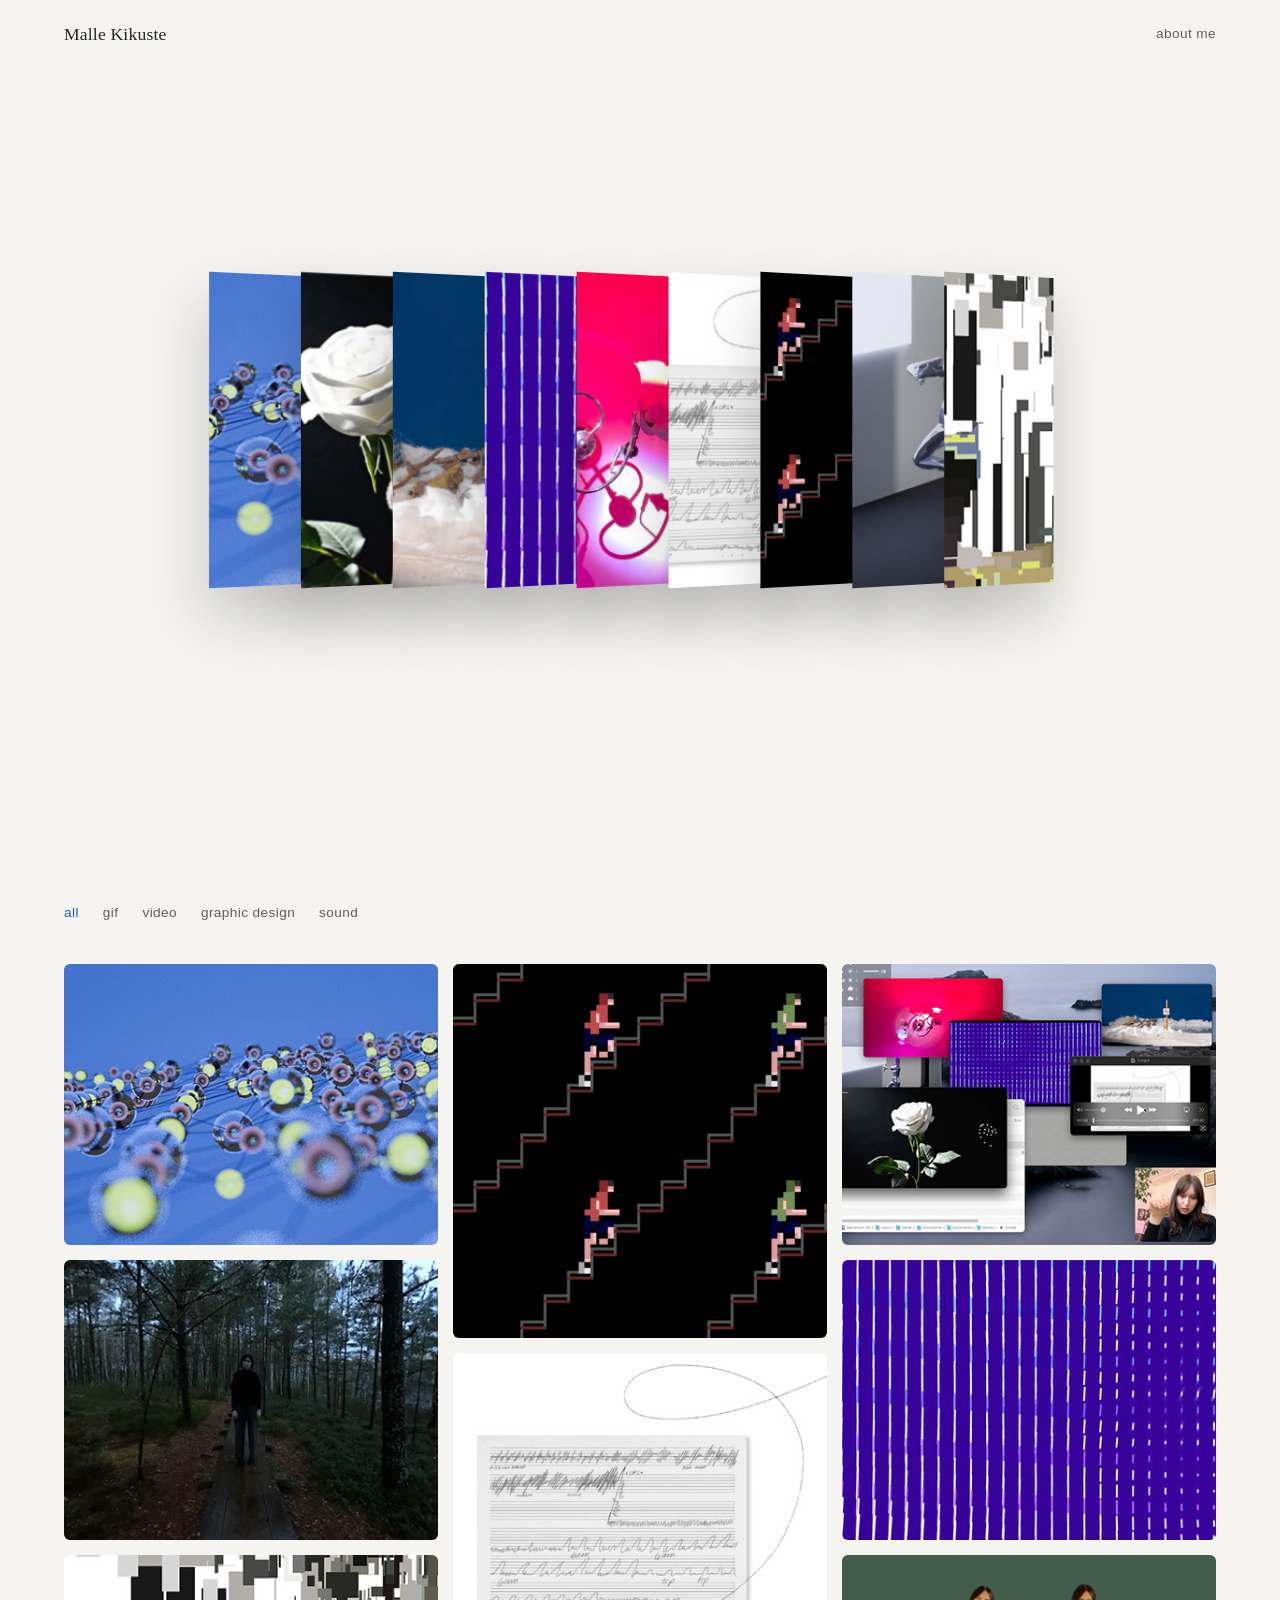
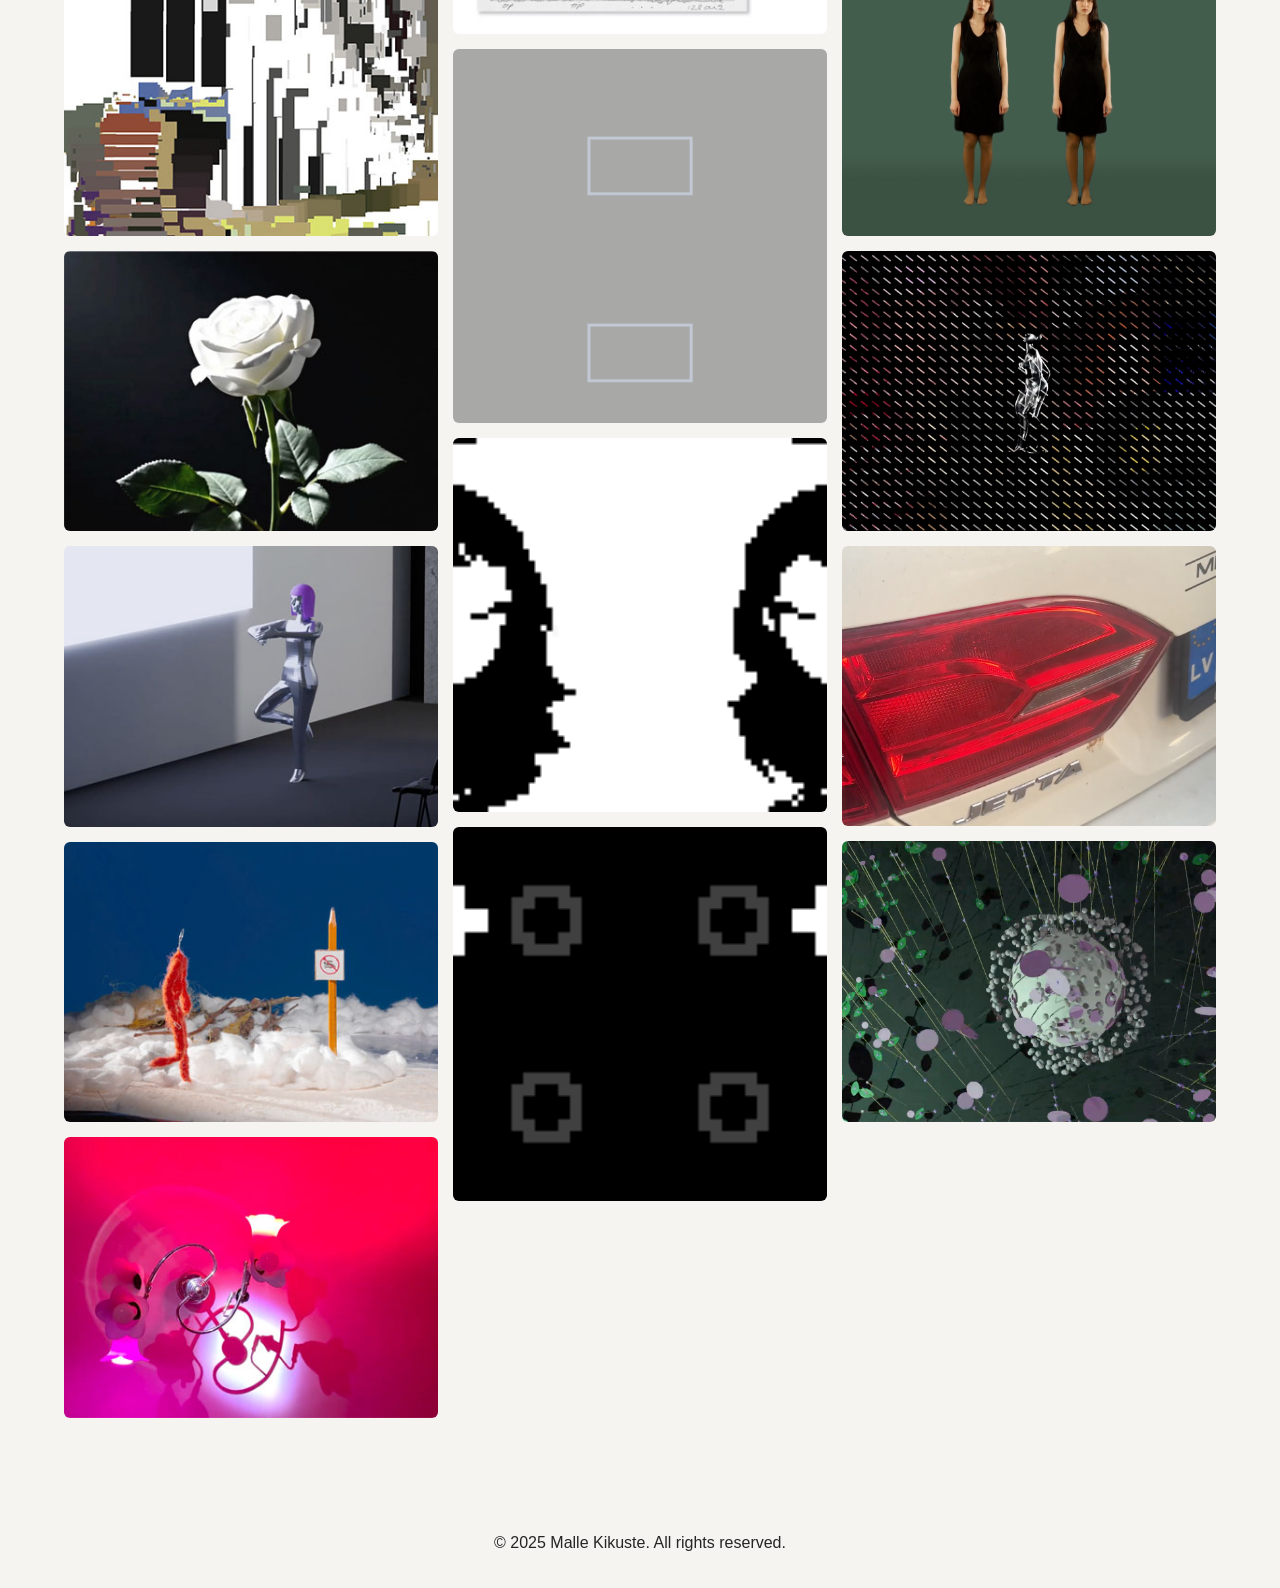
<file: index.html>
<!DOCTYPE html>
<html lang="en">
<head>
  <meta charset="UTF-8" />
  <meta name="viewport" content="width=device-width, initial-scale=1.0, viewport-fit=cover" />
  <title>Malle Kikuste</title>
  <link rel="icon" href="favicon.ico" type="image/x-icon" />
  <link rel="preconnect" href="https://fonts.googleapis.com"/>
  <link rel="preconnect" href="https://fonts.gstatic.com" crossorigin/>
  <link href="https://fonts.googleapis.com/css2?family=Noto+Serif:ital,wght@0,100..900;1,100..900&display=swap" rel="stylesheet"/>
  <link rel="stylesheet" href="style.css" />
  
</head>
<body>

<link rel="icon" href="favicon.ico" type="image/x-icon" />

<nav class="nav">
  <a href="index.html" class="nav-name">Malle Kikuste</a>
  <div class="nav-links">
    <a href="about.html" class="nav-link">about me</a>
  </div>
</nav>

  <section class="slider-section" id="top">
    <div class="gallery">
      <div class="card" 
           data-title="Cells" 
           data-date="2026" 
           data-medium="Digital" 
           data-description="A poster made during Blender Geometry node studies." 
           data-type="image" 
           data-src="works/3d1.png">
        <img src="thumbnails/thumb3d1.jpg" alt="Artwork One" />
      </div>
      
      <div class="card" 
           data-title="Kauns / Shame" 
           data-date="2025" 
           data-medium="Interactive code using p5.js library" 
           data-description="An interactive experience challenging the idea of anonymity of digital spaces." 
           data-type="youtube" 
     data-src="s83QTB1H-Ek">
        <img src="thumbnails/thumbrose.jpg" alt="image" />
      </div>

      <div class="card" 
           data-title="Nav vērts / Not even worth it" 
           data-date="2024" 
           data-medium="Stop motion animation" 
           data-description="An animation made during Stop motion animation studies." 
                data-type="youtube" 
     data-src="zyOC4Vha-dI">
        <img src="thumbnails/thumbnavverts.jpg" alt="image" />
      </div>

      <div class="card" 
           data-title="Homeostasis" 
           data-date="2025" 
           data-medium="P5.js library code" 
           data-description="This artwork explores binarity as a balancing force." 
           data-type="youtube" 
     data-src="5uOCeeTFTQI">
        <img src="thumbnails/thumbhomeo.jpg" alt="image" />
      </div>

      <div class="card" 
           data-title="Glo" 
           data-date="2026" 
           data-medium="Video Sound" 
           data-description="A soundscape made during Sound Composition studies." 
           data-type="youtube" 
     data-src="ub5chqEKf5c">
        <img src="thumbnails/thumbglo.jpg" alt="Artwork Five" />
      </div>

            <div class="card" 
           data-title="Bite" 
           data-date="2025" 
           data-medium="Sound" 
           data-description="An auditory soundscape composed of self-recorded footage." 
           data-type="youtube" 
            data-src="vcMTUZGBNSc">
        <img src="thumbnails/thumbbite.jpg" alt="Artwork Four" />
      </div>

      <div class="card" 
           data-title="gif 1/4" 
           data-date="2024" 
           data-medium="Digital" 
           data-description="part of pixel gif series, combined with html code, aim create a precise infinite loop." 
           data-type="youtube" 
            data-src="gasEdXofZdw">
        <img src="thumbnails/thumbrun.gif" alt="Artwork Four" />
      </div>

            <div class="card" 
           data-title="K2 dance" 
           data-date="2025" 
           data-medium="3d animation" 
           data-description="3D animation made during Blender studies." 
               data-type="youtube" 
               data-src="hzC45K2kEwE">
        <img src="thumbnails/thumbk2.jpg" alt="Artwork Four" />
      </div>

            <div class="card" 
           data-title="Shape and Form"" 
           data-date="2024" 
           data-medium="Vector graphics" 
           data-description="A poster made during multimedia studies." 
           data-type="image" 
           data-src="works/jaukti.png">
        <img src="thumbnails/thumbjaukti.jpg" alt="Artwork Four" />
      </div>

    </div>
  </section>

  <section class="gallery-section">
    <div class="filter-bar">
      <button class="filter-btn active" data-filter="all">all</button>
      <button class="filter-btn" data-filter="gif">gif</button>
      <button class="filter-btn" data-filter="video">video</button>
      <button class="filter-btn" data-filter="graphic-design">graphic design</button>
      <button class="filter-btn" data-filter="sound">sound</button>
    </div>

    <div class="gallery-grid" id="galleryGrid">
      <div class="gallery-item" data-category="graphic-design"
        data-title="Cells" data-date="2026" data-medium="Digital"
        data-description="A poster made during Blender Geometry node studies." data-type="image" data-src="works/3d1.png">
        <img src="thumbnails/thumb3d1.jpg" alt="Graphic Work" />
        <div class="item-overlay"><span>view</span></div>
      </div>

      <div class="gallery-item" 
     data-category="video" 
     data-title="Situācija / A situation" 
     data-date="2025" 
     data-medium="360 spatialvideo"
     data-description="An immersive exploration of transitional spaces. Originally made as a spatial video for viewing through VR glasses, the viewer is placed at an in-between environment, where the digital and the physical intersects, leaving the viewer left with the choice of picking a side." 
     data-type="youtube" 
     data-src="u6LPv7B7QZ8">
  <img src="thumbnails/thumb360.jpg" alt="Situācija" />
  <div class="item-overlay"><span>view</span></div></div>

        <div class="gallery-item" 
     data-category="graphic-design" 
     data-title="Shape and Form" 
     data-date="2024" 
     data-medium="Vector graphics"
     data-description="A poster made during multimedia studies." 
     data-type="image" 
     data-src="works/jaukti.png">
  <img src="thumbnails/thumbjaukti.jpg" alt="Situācija" />
  <div class="item-overlay"><span>view</span></div></div>

      <div class="gallery-item" 
     data-category="video" 
     data-title="Kauns / Shame" 
     data-date="2025" 
     data-medium="Interactive code using p5.js library"
     data-description="An interactive experience challenging the idea of anonymity of digital spaces. " 
     data-type="youtube" 
     data-src="s83QTB1H-Ek">
  <img src="thumbnails/thumbrose.jpg" alt="Situācija" />
  <div class="item-overlay"><span>view</span></div></div>

   <div class="gallery-item" 
     data-category="video" 
     data-title="K2 dance" 
     data-date="2025" 
     data-medium="3d animation"
     data-description="3D animation made during Blender studies." 
     data-type="youtube" 
     data-src="hzC45K2kEwE">
  <img src="thumbnails/thumbk2.jpg" alt="Situācija" />
  <div class="item-overlay"><span>view</span></div></div>

   <div class="gallery-item" 
     data-category="video" 
     data-title="Nav vērts / Not even worth it" 
     data-date="2025" 
     data-medium="Stop motion animation"
     data-description="An animation made during Stop motion animation studies." 
     data-type="youtube" 
     data-src="zyOC4Vha-dI">
  <img src="thumbnails/thumbnavverts.jpg" alt="Nav vērts" />
  <div class="item-overlay"><span>view</span></div></div>

   <div class="gallery-item" 
     data-category="video" 
     data-title="Glo" 
     data-date="2026" 
     data-medium="Video Sound"
     data-description="A soundscape made during Sound Composition studies." 
     data-type="youtube" 
     data-src="ub5chqEKf5c">
  <img src="thumbnails/thumbglo.jpg" alt="Nav vērts" />
  <div class="item-overlay"><span>view</span></div></div>

     <div class="gallery-item" 
     data-category="gif" 
     data-title="gif 1/4" 
     data-date="2025" 
     data-medium="Video"
     data-description="part of pixel gif series, combined with html code, aim create a precise infinite loop." 
     data-type="youtube" 
     data-src="gasEdXofZdw">
  <img src="thumbnails/thumbrun.gif" alt="Nav vērts" />
  <div class="item-overlay"><span>view</span></div></div>

     <div class="gallery-item" 
     data-category="sound" 
     data-title="Bite" 
     data-date="2025" 
     data-medium="Sound"
     data-description="An auditory soundscape composed of self-recorded footage." 
     data-type="youtube" 
     data-src="vcMTUZGBNSc">
  <img src="thumbnails/thumbbite.jpg" alt="sound1" />
  <div class="item-overlay"><span>view</span></div></div>

     <div class="gallery-item" 
     data-category="gif" 
     data-title="gif 3/4" 
     data-date="2025" 
     data-medium="Video"
     data-description="part of pixel gif series, combined with html code, aim create a precise infinite loop." 
     data-type="youtube" 
     data-src="Q33CzB2uWb0">
  <img src="thumbnails/thumbbored.gif" alt="pixel gif3" />
  <div class="item-overlay"><span>view</span></div></div>

     <div class="gallery-item" 
     data-category="gif" 
     data-title="gif 2/4" 
     data-date="2025" 
     data-medium="Video"
     data-description="part of pixel gif series, combined with html code, aim create a precise infinite loop." 
     data-type="youtube" 
     data-src="flzySkaZuUU">
  <img src="thumbnails/thumbgirl.gif" alt="pixel gif2" />
  <div class="item-overlay"><span>view</span></div></div>


     <div class="gallery-item" 
     data-category="gif" 
     data-title="gif 4/4" 
     data-date="2025" 
     data-medium="Video"
     data-description="part of pixel gif series, combined with html code, aim create a precise infinite loop." 
     data-type="youtube" 
     data-src="hbuWKPi0zok">
  <img src="thumbnails/thumbenergy.gif" alt="pixel gif4" />
  <div class="item-overlay"><span>view</span></div></div>


       <div class="gallery-item" 
     data-category="video" 
     data-title="Portfolio" 
     data-date="2025" 
     data-medium="Video"
     data-description="videooperatori2sem" 
     data-type="youtube" 
     data-src="pUdnbKIlvMg">
  <img src="thumbnails/thumbportfolio.png" alt="portfolio" />
  <div class="item-overlay"><span>view</span></div></div>


     <div class="gallery-item" 
     data-category="video" 
     data-title="Homeostasis" 
     data-date="2025" 
     data-medium="Video"
     data-description="This artwork explores binarity as a balancing force. " 
     data-type="youtube" 
     data-src="5uOCeeTFTQI">
  <img src="thumbnails/thumbhomeo.jpg" alt="homeostasis" />
  <div class="item-overlay"><span>view</span></div></div>


     <div class="gallery-item" 
     data-category="video" 
     data-title="Twin" 
     data-date="2026" 
     data-medium="Video"
     data-description="First time trying out green screen" 
     data-type="youtube" 
     data-src="ZQt1IrS5SPE">
  <img src="thumbnails/thumbtwin.png" alt="twin" />
  <div class="item-overlay"><span>view</span></div></div>


     <div class="gallery-item" 
     data-category="video" 
     data-title="Dance2" 
     data-date="2026" 
     data-medium="Video"
     data-description=" " 
     data-type="youtube" 
     data-src="vofJCtn8A3k">
  <img src="thumbnails/thumbdance.png" alt="twin" />
  <div class="item-overlay"><span>view</span></div></div>

       <div class="gallery-item" 
     data-category="video" 
     data-title="Slow message service" 
     data-date="2026" 
     data-medium="Video"
     data-description=" " 
     data-type="youtube" 
     data-src="BxGPwYe6V2o">
  <img src="thumbnails/thumbzars.png" alt="twin" />
  <div class="item-overlay"><span>view</span></div></div>

         <div class="gallery-item" 
     data-category="video" 
     data-title="He She" 
     data-date="2026" 
     data-medium="Video"
     data-description="Made as part of my 3D course using geometry nodes on blender" 
     data-type="youtube" 
     data-src="qn_UkooJ9kU">
  <img src="thumbnails/thumb3d.png" alt="3d" />
  <div class="item-overlay"><span>view</span></div></div>

</div>
    </div>
  </section>

  <div class="popup-backdrop" id="popupBackdrop"></div>
  <div class="popup-card" id="popupCard" role="dialog" aria-modal="true">
    <button class="popup-close" id="popupClose" aria-label="Close">&#x2715;</button>
    <div class="popup-media" id="popupMedia"></div>
    <div class="popup-info">
      <h2 class="popup-title" id="popupTitle"></h2>
      <p class="popup-description" id="popupDescription"></p>
      <div class="popup-meta">
        <span id="popupDate"></span>
        <span id="popupMedium"></span>
      </div>
    </div>
  </div>


  <!-- =============================================
       FOOTER
       ============================================= -->
  <footer class="footer">

    <!-- =============================================
         COPYRIGHT LINE
         &copy; renders as the © symbol.
         Replace "Your Name" with your actual name.
         Update the year as needed.
         ============================================= -->
    <p class="footer-copy">&copy; 2025 Malle Kikuste. All rights reserved.</p>

  </footer>

  <script src="script.js"></script>
</body>
</html>
</file>
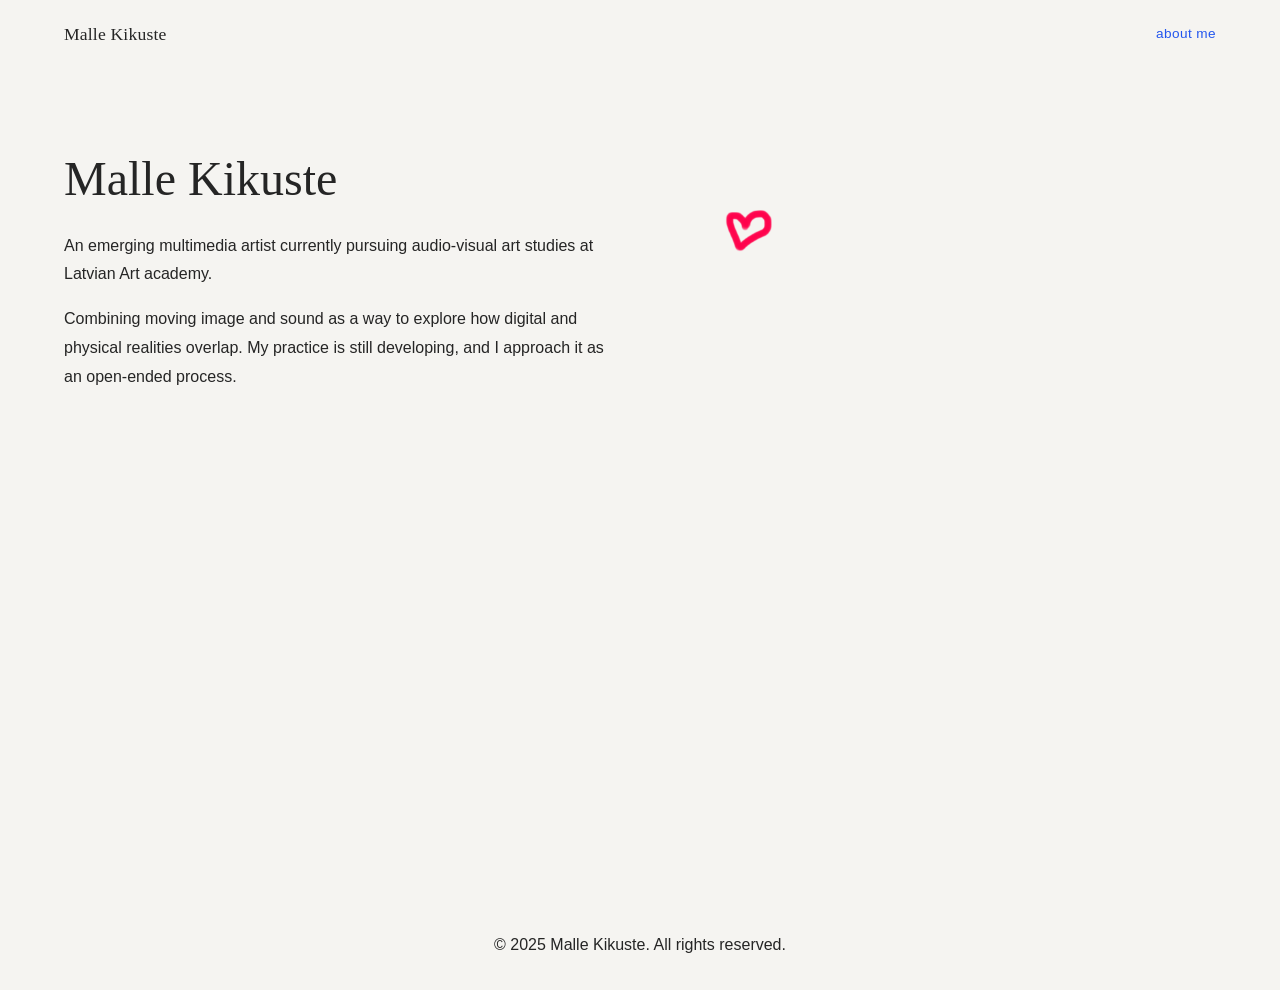
<file: about.html>
<!DOCTYPE html>
<html lang="en">
<head>
  <meta charset="UTF-8" />
  <meta name="viewport" content="width=device-width, initial-scale=1.0, viewport-fit=cover" />

  <!-- =============================
       PAGE TITLE
       Replace with your name.
       ============================= -->
  <title>About — Malle Kikuste</title>

  <!-- =============================
       FAVICON
       Replace "favicon.ico" with your own favicon file path.
       ============================= -->
  <link rel="icon" href="favicon.ico" type="image/x-icon" />

  <!-- =============================
       GOOGLE FONTS
       Must match the font used in style.css.
       ============================= -->
  <link rel="preconnect" href="https://fonts.googleapis.com">
<link rel="preconnect" href="https://fonts.gstatic.com" crossorigin>
<link href="https://fonts.googleapis.com/css2?family=Noto+Serif:ital,wght@0,100..900;1,100..900&family=Roboto:ital,wght@0,100..900;1,100..900&display=swap" rel="stylesheet">

  <link rel="stylesheet" href="style.css" />
</head>
<body>

  <!-- =============================
       NAVIGATION
       Replace "Your Name" with your actual name.
       ============================= -->
  <nav class="nav">
    <a href="index.html" class="nav-name">Malle Kikuste</a>
    <div class="nav-links">
      <a href="about.html" class="nav-link active">about me</a>
    </div>
  </nav>

  <!-- =============================
       ABOUT PAGE CONTENT
       Left side: your bio text.
       Right side: your photo.
       ============================= -->
  <main class="about-main">

    <div class="about-text">

      <!-- =============================
           ABOUT HEADING
           Replace with your name or a short tagline.
           ============================= -->
      <h1 class="about-heading">Malle Kikuste</h1>

      <!-- =============================
           BIO TEXT
           Replace the paragraphs below with your own biography.
           You can add or remove <p> tags as needed.
           ============================= -->
      <p>
        An emerging multimedia artist currently pursuing audio-visual art studies at
         Latvian Art academy.       </p>

      <p>
        
Combining moving image and sound as a way to explore how digital and physical realities overlap. My practice is still developing, and I approach it as an open-ended process.

      </p>

    </div>

    <div class="about-image">
      <!-- =============================
           ABOUT PHOTO
           Replace "images/about-photo.jpg" with your photo file path.
           Update the alt text to describe the image.
           ============================= -->
      <img src="thumbnails/profila.png" alt="Malle Kikuste" />
    </div>

  </main>

  <!-- =============================================
       FOOTER
       ============================================= -->
  <footer class="footer">

    <!-- =============================================
         COPYRIGHT LINE
         &copy; renders as the © symbol.
         Replace "Your Name" with your actual name.
         Update the year as needed.
         ============================================= -->
    <p class="footer-copy">&copy; 2025 Malle Kikuste. All rights reserved.</p>

  </footer>

  <script src="script.js"></script>
</body>
</html>
</file>
<file: style.css>
/* ==============================================
   ARTIST PORTFOLIO — style.css
   Shared styles for index.html, about.html, contacts.html
   ============================================== */

/* ==============================================
   CSS CUSTOM PROPERTIES (DESIGN TOKENS)
   Edit these variables to change the whole site's
   look from one place.
   ============================================== */
:root {

  /* --- COLORS ---
     --color-bg: main page background
     --color-surface: card / popup background
     --color-text: primary text color
     --color-text-muted: secondary/meta text
     --color-accent: filter active color, hover highlights
     --color-border: subtle borders and dividers
     --color-overlay: overlay behind popup (rgba recommended)
  */
  --color-bg:           #f5f4f1;
  --color-surface:      #ffffff;
  --color-text:         #252525;
  --color-text-muted:   #5e5e5e;
  --color-accent:       #2255ee;
  --color-border:       #f5f4f1;
  --color-overlay:      rgba(0, 0, 0, 0.232);

  /* --- TYPOGRAPHY ---
     --font-display: used for your name and headings
     --font-body: used for all body text, nav links, descriptions
     --font-size-base: base font size (body text)
     --font-size-sm: small text (meta, dates)
     --font-size-nav: navigation link size
     --font-size-name: your name in the nav
     --font-size-heading: popup title and about heading
  */
  --font-display:       'DM Serif Display', Georgia, serif;
  --font-body:          'DM Sans', sans-serif;
  --font-size-base:     1rem;
  --font-size-sm:       0.8rem;
  --font-size-nav:      0.85rem;
  --font-size-name:     1.1rem;
  --font-size-heading:  1.5rem;


  /* --- SPACING ---
     --nav-height: height of the top navigation bar
     --page-padding: horizontal padding on all pages
     --gallery-gap: gap between gallery grid items
     --section-gap: vertical space between slider and gallery
  */
  --nav-height:         70px;
  --page-padding:       clamp(1.5rem, 5vw, 4rem);
  --gallery-gap:        15px;
  --section-gap:        7rem;

  /* --- SLIDER ---
     --slide-height: height of the hero slider area
     --slide-width: width of each individual slide card
  */
  --slide-height:       500px;
  --slide-width:        300px;

  /* --- POPUP ---
     --popup-max-width: maximum width of the popup card on desktop
     --popup-radius: border radius of the popup card
     --popup-shadow: box shadow of the popup card
  */
  --popup-max-width:    860px;
  --popup-radius:       12px;
  --popup-shadow:       0 24px 80px rgba(0,0,0,0.14);

  /* --- TRANSITIONS ---
     --transition-fast: quick hover/state changes
     --transition-med: popup open/close and filter changes
  */
  --transition-fast:    0.18s ease;
  --transition-med:     0.32s cubic-bezier(0.4, 0, 0.2, 1);
}

/* ==============================================
   RESET & BASE
   ============================================== */
*, *::before, *::after {
  box-sizing: border-box;
  margin: 0;
  padding: 0;
}

html {
  scroll-behavior: smooth;
  -webkit-text-size-adjust: 100%;
}

body {
  background-color: var(--color-bg);
  color: var(--color-text);
  font-family: var(--font-body);
  font-size: var(--font-size-base);
  font-weight: 300;
  line-height: 1.65;
  min-height: 100vh;
  /* Prevent horizontal scroll on mobile */
  overflow-x: hidden;
}

img {
  display: block;
  max-width: 100%;
  height: auto;
}

a {
  color: inherit;
  text-decoration: none;
}

button {
  cursor: pointer;
  border: none;
  background: none;
  font: inherit;
}

/* ==============================================
   NAVIGATION
   ============================================== */
.nav {
  position: fixed;
  top: 0;
  left: 0;
  right: 0;
  z-index: 100;
  height: var(--nav-height);
  display: flex;
  align-items: center;
  justify-content: space-between;
  padding: 0 var(--page-padding);
  background-color: var(--color-bg);
  border-bottom: 1px solid var(--color-border);
}

/* =============================
   NAV — YOUR NAME (top left)
   Change font, size, or weight here.
   ============================= */
.nav-name {
  font-family: var(--font-display);
  font-size: var(--font-size-name);
  letter-spacing: 0.01em;
  transition: opacity var(--transition-fast);
}

.nav-name:hover {
  opacity: 0.6;
}

.nav-links {
  display: flex;
  gap: 2rem;
  align-items: center;
}

/* =============================
   NAV LINKS (gallery / about me / contacts)
   Active link uses --color-accent.
   ============================= */
.nav-link {
  font-size: var(--font-size-nav);
  font-weight: 400;
  letter-spacing: 0.03em;
  color: var(--color-text-muted);
  transition: color var(--transition-fast);
}

.nav-link:hover,
.nav-link.active {
  color: var(--color-accent);
}

/* ==============================================
   HERO SLIDER SECTION
   ============================================== */
.slider-section {
  position: relative;
  margin-top: var(--nav-height);
  padding: 3rem var(--page-padding) 3rem;
  overflow: auto;
  -webkit-overflow-scrolling: touch;
  display: -webkit-box;  /* OLD - iOS 6-, Safari 3.1-6, BB7 */
  display: -ms-flexbox;  /* TWEENER - IE 10 */
  display: -webkit-flex; /* NEW - Safari 6.1+. iOS 7.1+, BB10 */
  display: flex;         /* NEW, Spec - Firefox, Chrome, Opera */
  
  justify-content: center;
  align-items: center;
  height: 80vh;
}

/* =============================
   SLIDER TRACK
   Holds all slide cards in a horizontal row.
   ============================= */
.slider-track {
  display: flex;
  gap: 16px;
  align-items: flex-end;
  width: max-content;
  transition: transform var(--transition-med);
  will-change: transform;
  /* Prevent text/image selection during drag */
  user-select: none;
  -webkit-user-select: none;
}

/* =============================
   INDIVIDUAL SLIDE CARD
   ============================= */
.slide {
  position: relative;
  width: var(--slide-width);
  height: var(--slide-height);
  flex-shrink: 0;
  border-radius: 8px;
  overflow: hidden;
  cursor: pointer;
  background-color: var(--color-border);
  transition: transform var(--transition-med), box-shadow var(--transition-med);
}

.slide img {
  width: 100%;
  height: 100%;
  object-fit: cover;
  pointer-events: none;
}

/* =============================
   SLIDE HOVER OVERLAY
   The "view" hint that appears on hover.
   ============================= */
.slide-overlay {
  position: absolute;
  inset: 0;
  background: rgba(0,0,0,0.28);
  display: flex;
  align-items: center;
  justify-content: center;
  opacity: 0;
  transition: opacity var(--transition-fast);
}

.slide:hover .slide-overlay {
  opacity: 1;
}

.slide-hint {
  color: #fff;
  font-size: var(--font-size-sm);
  font-weight: 500;
  letter-spacing: 0.12em;
  text-transform: uppercase;
}

/* =============================
   SLIDER ARROW BUTTONS
   Prev/Next arrows for desktop navigation.
   ============================= */
.slider-arrow {
  position: absolute;
  top: 50%;
  transform: translateY(-50%);
  z-index: 10;
  width: 40px;
  height: 40px;
  border-radius: 50%;
  background: var(--color-surface);
  border: 1px solid var(--color-border);
  font-size: 1.1rem;
  color: var(--color-text);
  display: flex;
  align-items: center;
  justify-content: center;
  box-shadow: 0 2px 12px rgba(0,0,0,0.08);
  transition: opacity var(--transition-fast), background var(--transition-fast);
}

.slider-arrow:hover {
  background: var(--color-accent);
  color: #fff;
  border-color: var(--color-accent);
}

.slider-arrow--prev { left: 1rem; }
.slider-arrow--next { right: 1rem; }

.slider-arrow:disabled {
  opacity: 0.3;
  pointer-events: none;
}

/* ==============================================
   GALLERY SECTION
   ============================================== */
.gallery-section {
  padding: var(--section-gap) var(--page-padding) 5rem;
}

/* =============================
   FILTER BAR
   ============================= */
.filter-bar {
  display: flex;
  flex-wrap: wrap;
  gap: 0.5rem 1.5rem;
  margin-bottom: 2.5rem;
}

/* =============================
   FILTER BUTTONS
   Active button text turns --color-accent (blue by default).
   ============================= */
.filter-btn {
  font-family: var(--font-body);
  font-size: var(--font-size-nav);
  font-weight: 400;
  letter-spacing: 0.03em;
  color: var(--color-text-muted);
  padding: 0;
  transition: color var(--transition-fast);
}

.filter-btn:hover,
.filter-btn.active {
  color: var(--color-accent);
}

/* =============================
   GALLERY GRID (Masonry-style)
   Uses CSS columns for a natural masonry layout.
   --gallery-columns controls how many columns appear.
   ============================= */
.gallery-grid {
  /* =============================
     GALLERY COLUMN COUNT
     Adjust the number of columns for different screen sizes
     in the @media queries below.
     ============================= */
  column-count: 3;
  column-gap: var(--gallery-gap);
}

.gallery-item {
  position: relative;
  break-inside: avoid;
  margin-bottom: var(--gallery-gap);
  cursor: pointer;
  border-radius: 6px;
  overflow: hidden;
  background-color: var(--color-border);
}

.gallery-item img {
  width: 100%;
  height: auto;
  display: block;
  transition: transform 0.4s ease;
}

.gallery-item:hover img {
  transform: scale(1.03);
}

/* =============================
   GALLERY ITEM HOVER OVERLAY
   ============================= */
.item-overlay {
  position: absolute;
  inset: 0;
  background: rgba(0,0,0,0.25);
  display: flex;
  align-items: center;
  justify-content: center;
  opacity: 0;
  transition: opacity var(--transition-fast);
}

.gallery-item:hover .item-overlay {
  opacity: 1;
}

.item-overlay span {
  color: #fff;
  font-size: var(--font-size-sm);
  font-weight: 500;
  letter-spacing: 0.12em;
  text-transform: uppercase;
}

/* Hidden gallery items (when filtered) */
.gallery-item.hidden {
  display: none;
}

/* ==============================================
   POPUP / LIGHTBOX
   ============================================== */

/* =============================
   POPUP BACKDROP
   The dimmed overlay behind the popup card.
   ============================= */
.popup-backdrop {
  position: fixed;
  inset: 0;
  z-index: 200;
  background: var(--color-overlay);
  opacity: 0;
  pointer-events: none;
  transition: opacity var(--transition-med);
}

.popup-backdrop.visible {
  opacity: 1;
  pointer-events: all;
}

/* =============================
   POPUP CARD
   The floating card that contains artwork + info.
   On desktop: centered modal.
   On mobile: floating card (not full screen).
   ============================= */
.popup-card {
  position: fixed;
  z-index: 210;
  background: var(--color-surface);
  border-radius: var(--popup-radius);
  box-shadow: var(--popup-shadow);
  overflow: hidden;
  display: flex;
  flex-direction: row;
  opacity: 0;
  pointer-events: none;
  transition: opacity var(--transition-med), transform var(--transition-med);

  /* Desktop: centered */
  top: 50%;
  left: 50%;
  transform: translate(-50%, -48%);
  width: 90vw;
  max-width: var(--popup-max-width);
  max-height: 85vh;
}

.popup-card.visible {
  opacity: 1;
  pointer-events: all;
  transform: translate(-50%, -50%);
}

/* =============================
   POPUP CLOSE BUTTON
   ============================= */
.popup-close {
  position: absolute;
  top: 14px;
  right: 16px;
  z-index: 10;
  font-size: 1.1rem;
  color: var(--color-text-muted);
  width: 32px;
  height: 32px;
  display: flex;
  align-items: center;
  justify-content: center;
  border-radius: 50%;
  transition: color var(--transition-fast), background var(--transition-fast);
}

.popup-close:hover {
  color: var(--color-text);
  background: var(--color-border);
}

/* =============================
   POPUP MEDIA (left side on desktop)
   Contains image, video, or YouTube iframe.
   ============================= */
.popup-media {
  flex: 0 0 55%;
  background: #111;
  display: flex;
  align-items: center;
  justify-content: center;
  overflow: hidden;
  max-height: 85vh;
}

.popup-media img {
  width: 100%;
  height: 100%;
  object-fit: contain;
}

.popup-media video {
  width: 100%;
  height: 100%;
  object-fit: contain;
}

/* =============================
   YOUTUBE IFRAME inside popup
   ============================= */
.popup-media iframe {
  width: 100%;
  aspect-ratio: 16 / 9;
  border: none;
  display: block;
}

/* =============================
   POPUP INFO (right side on desktop)
   ============================= */
.popup-info {
  flex: 1;
  padding: 2.5rem 2rem 2rem;
  display: flex;
  flex-direction: column;
  gap: 1rem;
  overflow-y: auto;
}

/* =============================
   POPUP TITLE
   ============================= */
.popup-title {
  font-family: var(--font-display);
  font-size: var(--font-size-heading);
  font-weight: 400;
  line-height: 1.25;
}

/* =============================
   POPUP DESCRIPTION
   ============================= */
.popup-description {
  font-size: var(--font-size-base);
  color: var(--color-text);
  line-height: 1.7;
}

/* =============================
   POPUP META (date + medium)
   ============================= */
.popup-meta {
  display: flex;
  flex-direction: column;
  gap: 0.25rem;
  margin-top: auto;
  font-size: var(--font-size-sm);
  color: var(--color-text-muted);
}

/* ==============================================
   ABOUT PAGE
   ============================================== */
.about-main {
  margin-top: var(--nav-height);
  padding: 5rem var(--page-padding);
  display: grid;
  grid-template-columns: 1fr 1fr;
  gap: 4rem;
  align-items: start;
  min-height: calc(100vh - var(--nav-height));
}

/* =============================
   ABOUT HEADING
   Your name or tagline on the About page.
   ============================= */
.about-heading {
  font-family: var(--font-display);
  font-size: clamp(2rem, 4vw, 3rem);
  font-weight: 400;
  margin-bottom: 1.5rem;
  line-height: 1.2;
}

/* =============================
   ABOUT TEXT
   The biography paragraphs.
   ============================= */
.about-text p {
  font-size: var(--font-size-base);
  color: var(--color-text);
  line-height: 1.8;
  margin-bottom: 1rem;
}

/* =============================
   ABOUT PHOTO
   ============================= */
.about-image img {
  width: 25%;
  height: auto;
  border-radius: 8px;
  object-fit: cover;
}

/* ==============================================
   CONTACTS PAGE
   ============================================== */
.contacts-main {
  margin-top: var(--nav-height);
  min-height: calc(100vh - var(--nav-height));
  display: flex;
  align-items: center;
  justify-content: center;
  padding: var(--page-padding);
}

.contacts-block {
  display: flex;
  flex-direction: column;
  gap: 1.25rem;
  text-align: center;
}

/* =============================
   CONTACT ITEMS (email, Instagram, etc.)
   ============================= */
.contact-item {
  font-family: var(--font-display);
  font-size: clamp(1.2rem, 2.5vw, 1.8rem);
  color: var(--color-text);
  transition: color var(--transition-fast);
  display: block;
}

.contact-item:hover {
  color: var(--color-accent);
}

/* ==============================================
   RESPONSIVE — TABLET (max 900px)
   ============================================== */
@media (max-width: 900px) {

  /* Reduce gallery to 2 columns on tablet */
  .gallery-grid {
    column-count: 2;
  }

  /* Stack popup vertically on tablet */
  .popup-card {
    flex-direction: column;
    max-height: 90vh;
    width: 92vw;
  }

  .popup-media {
    flex: 0 0 auto;
    max-height: 50vh;
  }

  /* Stack about page on tablet */
  .about-main {
    grid-template-columns: 1fr;
    gap: 2.5rem;
    padding-top: 3rem;
  }
}

/* ==============================================
   RESPONSIVE — MOBILE (max 600px)
   ============================================== */
@media (max-width: 600px) {

  /* =============================
     MOBILE NAV
     Smaller name, tighter links.
     ============================= */
  .nav-links {
    gap: 1.2rem;
  }

  /* Single column gallery on mobile */
  .gallery-grid {
    column-count: 1;
  }

  /* =============================
     MOBILE SLIDER
     Full-width slides, touch-swipeable.
     Hide arrow buttons on mobile — swipe only.
     ============================= */
  .slider-section {
    padding: 2rem 0 1.5rem;
    touch-action: pan-y;
    justify-content: flex-start;
    margin: auto;
    height: 70vh;
    overflow-x: auto;
    overflow-y: visible;
    -webkit-overflow-scrolling: touch;
    scrollbar-width: none; /* hide scrollbar Firefox */
  }

  .slider-section::-webkit-scrollbar {
    display: none; /* hide scrollbar Chrome/Safari */
  }

  .gallery {
    padding: 20px 24px;
    cursor: grab;
  }

  .gallery.is-dragging {
    cursor: grabbing;
  }

  .slide {
    /* =============================
       MOBILE SLIDE SIZE
       Width relative to screen, height proportional.
       ============================= */
    width: 78vw;
    height: 56vw;
    min-height: 220px;
  }

  .slider-arrow {
    display: none;
  }

  /* =============================
     MOBILE POPUP — floating card
     Not full screen — feels like a floating sheet.
     ============================= */
  .popup-card {
    flex-direction: column;
    top: auto;
    bottom: env(safe-area-inset-bottom, 0);
    left: 50%;
    transform: translateX(-50%) translateY(20px);
    width: 92vw;
    max-height: 80dvh;
    border-bottom-left-radius: 0;
    border-bottom-right-radius: 0;
    border-radius: var(--popup-radius) var(--popup-radius) 0 0;
  }

  .popup-card.visible {
    transform: translateX(-50%) translateY(0);
    bottom: 0;
  }

  .popup-media {
    flex: 0 0 auto;
    max-height: 40vh;
  }

  .popup-info {
    padding: 1.5rem 1.25rem 2rem;
  }

  /* Filter bar wraps on mobile */
  .filter-bar {
    gap: 0.4rem 1rem;
  }

  .gallery-section {
    padding: 2rem var(--page-padding) 4rem;
  }
}

/* ==============================================
   SAFE AREA INSETS (iPhone notch / home indicator)
   Ensures UI doesn't get hidden behind Safari chrome.
   ============================================== */
@supports (padding-bottom: env(safe-area-inset-bottom)) {
  .popup-card {
    padding-bottom: env(safe-area-inset-bottom);
  }
}

.gallery {
    display: flex;
    perspective: 1800px;
    perspective-origin: center right;
    padding: 40px var(40); /* breathing room on edges */
  }

  .card {
    flex: 0 0 auto;
    width: 130px;
    height: 310px;
    margin-left: -40px; /* reduced overlap so hover doesn't skip */
    transform: rotateY(35deg) translateZ(0);
    transform-origin: center center;
    transition: transform 0.7s cubic-bezier(.19,1,.22,1);
    will-change: transform;
    position: relative;
    cursor: pointer;
  }

  .card:first-child {
    margin-left: 0;
  }

  .card img {
    width: 100%;
    height: 100%;
    object-fit: cover;
    border-radius: 0;
    box-shadow: 0 30px 60px rgba(0,0,0,0.2);
    display: block;
    pointer-events: none;
  }

  /* Premium hover effect */
  .card:hover {
    transform: rotateY(0deg) scale(1.25) translateZ(80px);
    z-index: 50;
  }

  /* Smooth subtle depth adjustment instead of snapping */
  .gallery:hover .card:not(:hover) {
    transform: rotateY(35deg) scale(0.97);
  }

  /* Centers the text and ensures it has some breathing room */
footer {
  text-align: center;
  padding: 2rem 0;
  width: 100%;
}

/* If your footer text is inside a specific container class */
.footer-text {
  display: block;
  text-align: center;
  margin: 0 auto;
}
</file>
